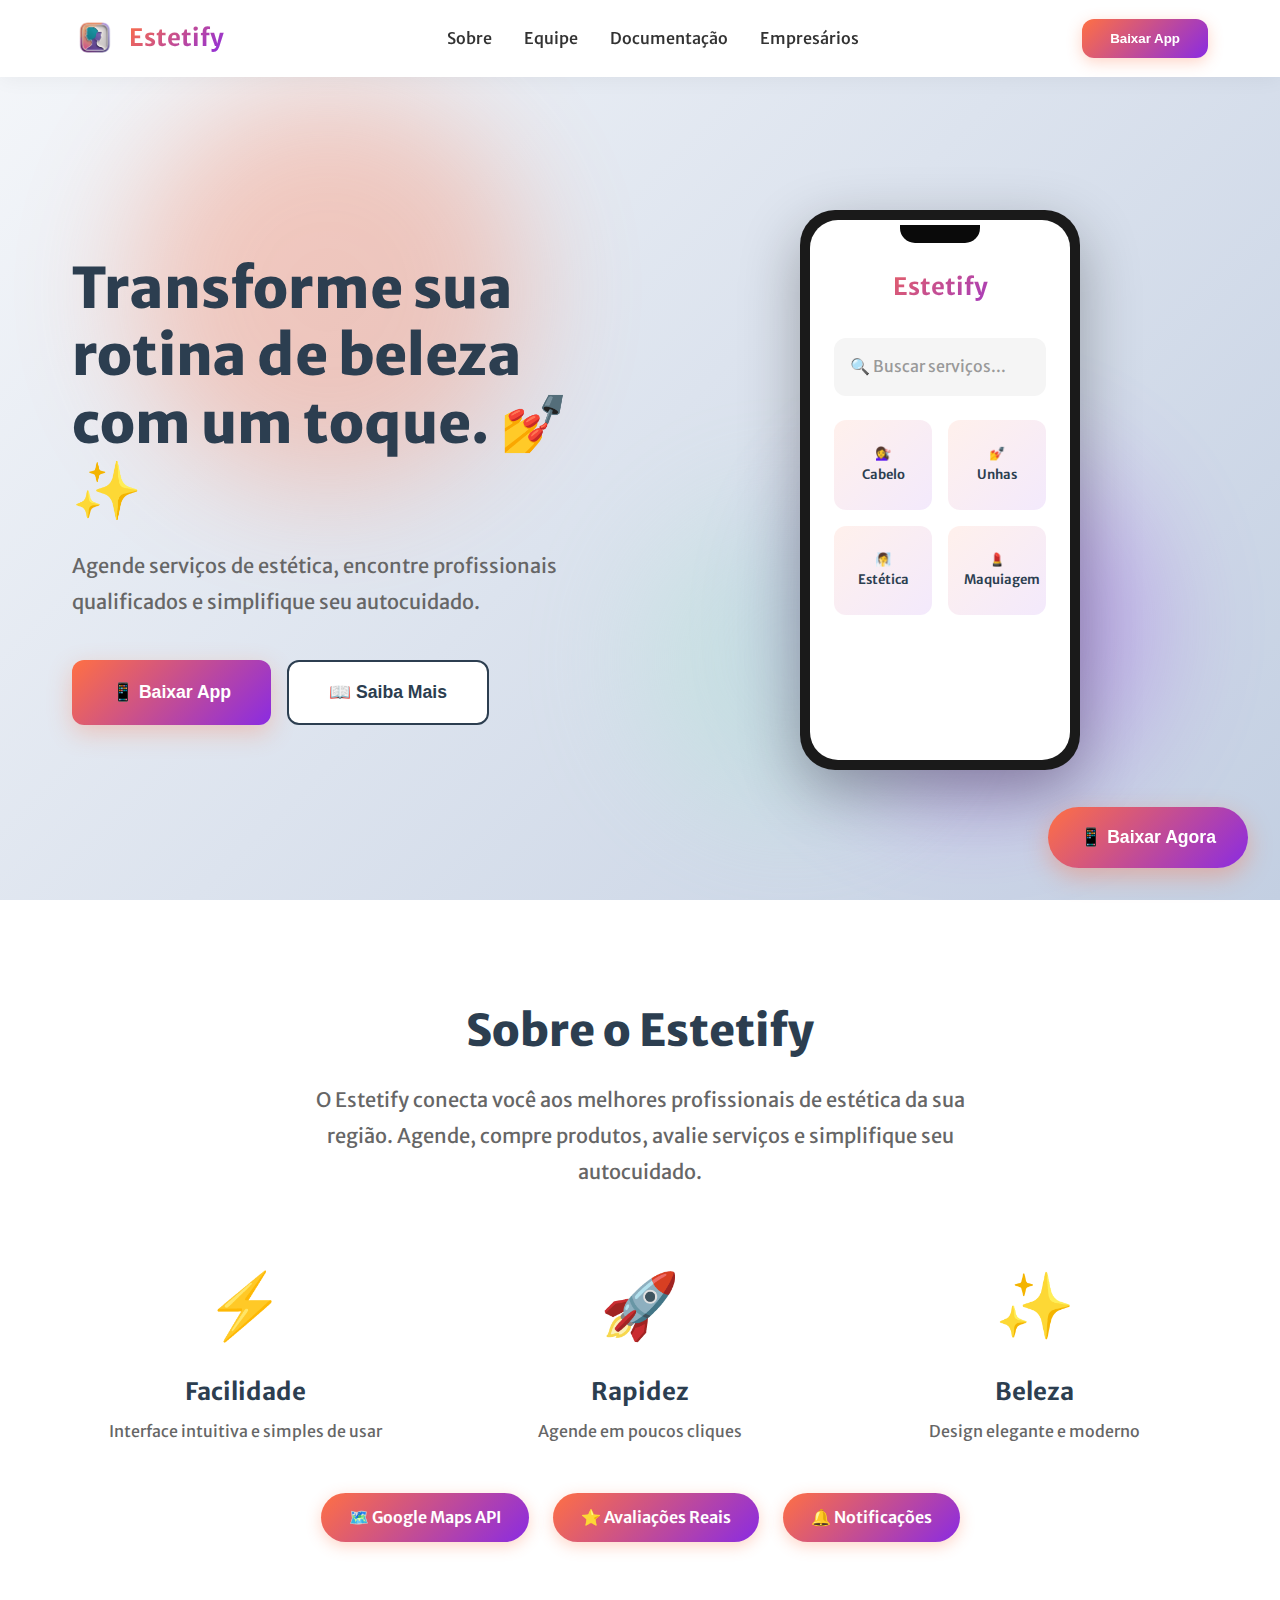
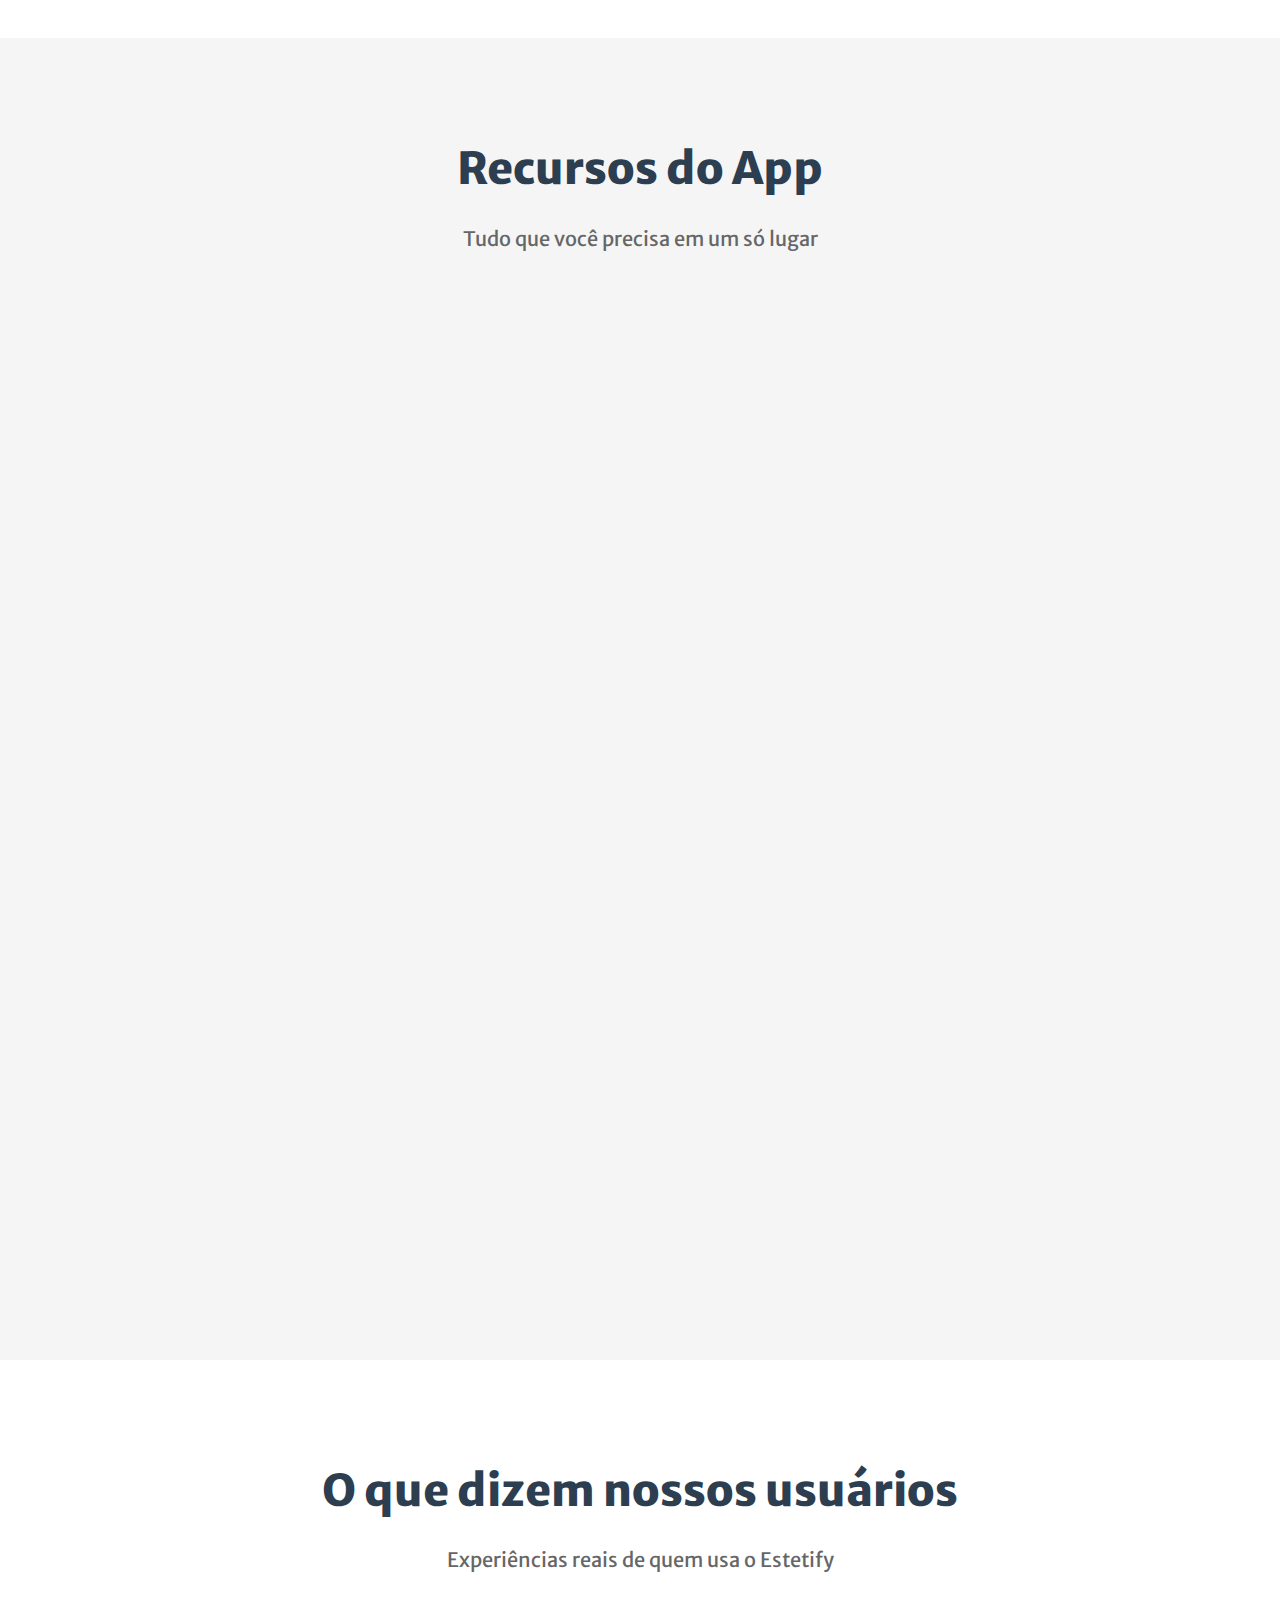
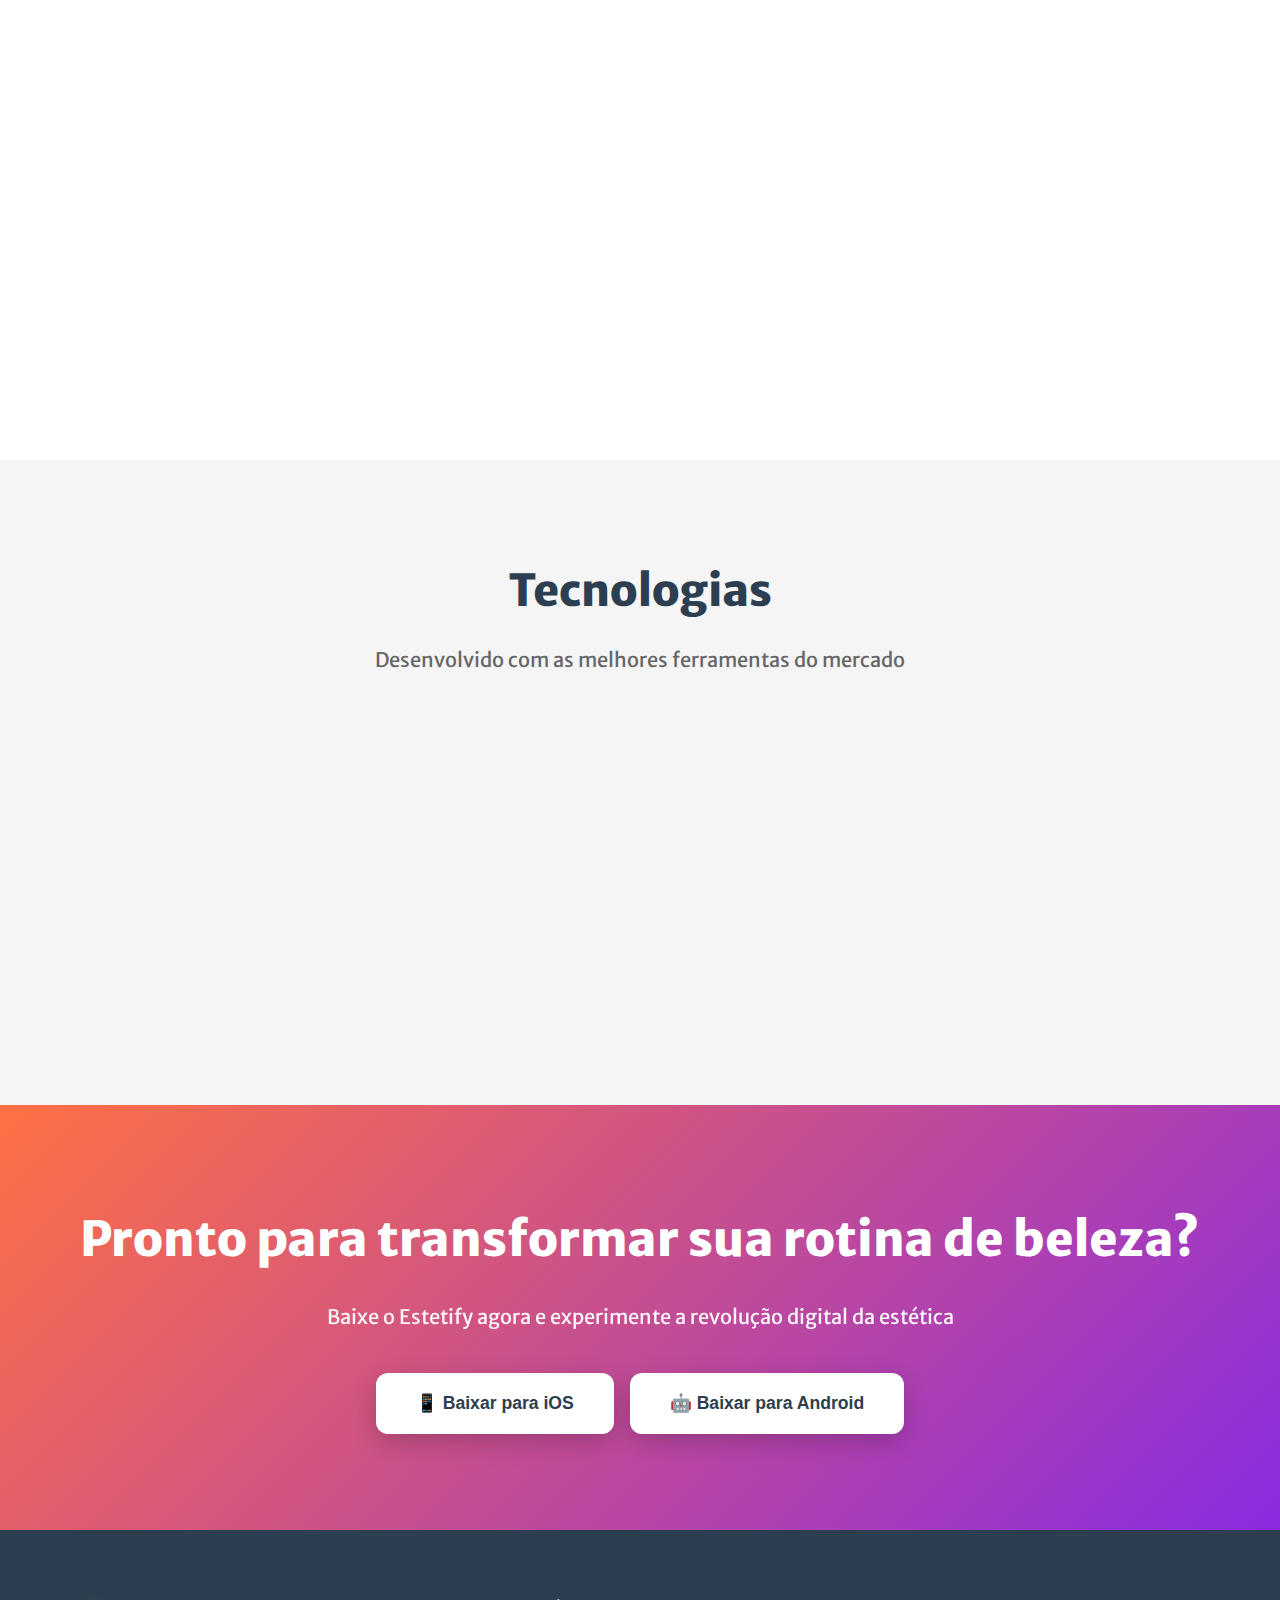
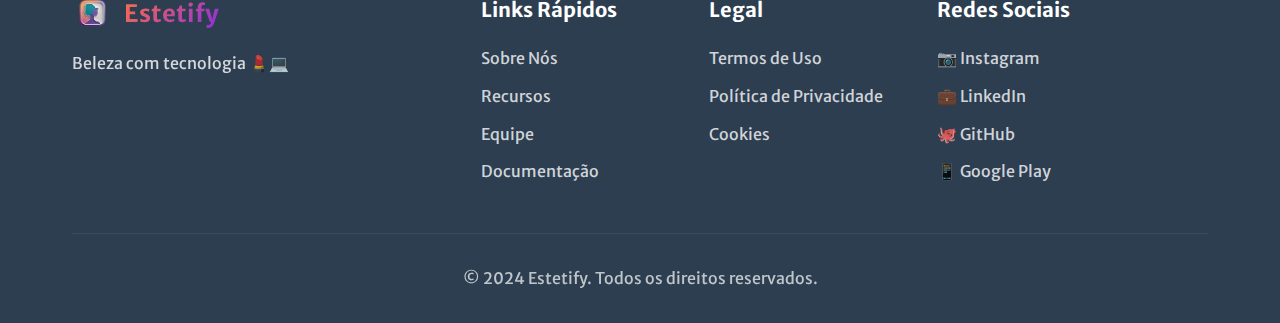
<file: project/index.html>
<!DOCTYPE html>
<html lang="pt-BR">
<head>
    <meta charset="UTF-8" />
    <meta name="viewport" content="width=device-width, initial-scale=1.0" />
    <title>Estetify - Beleza com Tecnologia</title>
    <link rel="preconnect" href="https://fonts.googleapis.com">
    <link rel="preconnect" href="https://fonts.gstatic.com" crossorigin>
    <link href="https://fonts.googleapis.com/css2?family=Merriweather+Sans:wght@300;400;500;600;700;800&display=swap" rel="stylesheet">
    <link rel="stylesheet" href="css/styles.css" />
    <link rel="icon" type="image/png" sizes="32x32" href="img/logo_estetify.png?v=2">

</head>
<body>
    <header class="header">
        <nav class="navbar">
            <div class="container">
                <div class="nav-content">
                    <div class="logo">
                        <img src="img/logo_estetify.png" alt="Estetify Logo" class="logo-img">
                        <span class="logo-text">Estetify</span>
                    </div>
                    <ul class="nav-menu">
                        <li><a href="index.html">Sobre</a></li>
                        <li><a href="equipe.html">Equipe</a></li>
                        <li><a href="documentacao.html">Documentação</a></li>
                        <li><a href="empresarios.html">Empresários</a></li>
                    </ul>
                    <button class="btn-download-nav">Baixar App</button>
                </div>
            </div>
        </nav>
    </header>

    <section class="hero">
        <div class="container">
            <div class="hero-content">
                <div class="hero-text">
                    <h1 class="hero-title">
                        Transforme sua rotina de beleza com um toque. 💅✨
                    </h1>
                    <p class="hero-subtitle">
                        Agende serviços de estética, encontre profissionais qualificados e simplifique seu autocuidado.
                    </p>
                    <div class="hero-buttons">
                        <button class="btn-primary">
                            <span>📱 Baixar App</span>
                        </button>
                        <button class="btn-secondary">
                            <span>📖 Saiba Mais</span>
                        </button>
                    </div>
                </div>
                <div class="hero-mockup">
                    <div class="phone-frame">
                        <div class="phone-screen">
                            <div class="mockup-content">
                                <div class="mockup-header">Estetify</div>
                                <div class="mockup-search">🔍 Buscar serviços...</div>
                                <div class="mockup-cards">
                                    <div class="mockup-card">💇‍♀️<br> Cabelo</div>
                                    <div class="mockup-card">💅<br> Unhas</div>
                                    <div class="mockup-card">🧖‍♀️<br> Estética</div>
                                    <div class="mockup-card">💄 <br>Maquiagem</div>
                                </div>
                            </div>
                        </div>
                    </div>
                </div>
            </div>
        </div>
        <div class="hero-decoration">
            <div class="blob blob-1"></div>
            <div class="blob blob-2"></div>
            <div class="blob blob-3"></div>
        </div>
    </section>

    <section id="sobre" class="about">
        <div class="container">
            <div class="section-header">
                <h2 class="section-title">Sobre o Estetify</h2>
                <p class="section-subtitle">
                    O Estetify conecta você aos melhores profissionais de estética da sua região.
                    Agende, compre produtos, avalie serviços e simplifique seu autocuidado.
                </p>
            </div>
            <div class="about-features">
                <div class="about-item">
                    <div class="about-icon">⚡</div>
                    <h3>Facilidade</h3>
                    <p>Interface intuitiva e simples de usar</p>
                </div>
                <div class="about-item">
                    <div class="about-icon">🚀</div>
                    <h3>Rapidez</h3>
                    <p>Agende em poucos cliques</p>
                </div>
                <div class="about-item">
                    <div class="about-icon">✨</div>
                    <h3>Beleza</h3>
                    <p>Design elegante e moderno</p>
                </div>
            </div>
            <div class="about-highlight">
                <div class="highlight-badge">🗺️ Google Maps API</div>
                <div class="highlight-badge">⭐ Avaliações Reais</div>
                <div class="highlight-badge">🔔 Notificações</div>
            </div>
        </div>
    </section>

    <section id="recursos" class="features">
        <div class="container">
            <div class="section-header">
                <h2 class="section-title">Recursos do App</h2>
                <p class="section-subtitle">Tudo que você precisa em um só lugar</p>
            </div>
            <div class="features-grid">
                <div class="feature-card card-orange">
                    <div class="feature-icon">💇‍♀️</div>
                    <h3 class="feature-title">Agende com facilidade</h3>
                    <p class="feature-desc">Escolha horários disponíveis em tempo real</p>
                </div>
                <div class="feature-card card-purple">
                    <div class="feature-icon">💅</div>
                    <h3 class="feature-title">Encontre profissionais próximos</h3>
                    <p class="feature-desc">Veja quem está perto de você com Google Maps</p>
                </div>
                <div class="feature-card card-blue">
                    <div class="feature-icon">💬</div>
                    <h3 class="feature-title">Avalie e comente</h3>
                    <p class="feature-desc">Compartilhe suas experiências</p>
                </div>
                <div class="feature-card card-green">
                    <div class="feature-icon">🛍️</div>
                    <h3 class="feature-title">Compre produtos</h3>
                    <p class="feature-desc">Produtos de estética direto do app</p>
                </div>
                <div class="feature-card card-orange">
                    <div class="feature-icon">🔔</div>
                    <h3 class="feature-title">Receba lembretes</h3>
                    <p class="feature-desc">Notificações automáticas dos agendamentos</p>
                </div>
                <div class="feature-card card-purple">
                    <div class="feature-icon">🗺️</div>
                    <h3 class="feature-title">Integrado ao Maps</h3>
                    <p class="feature-desc">Localização precisa e rotas otimizadas</p>
                </div>
            </div>
        </div>
    </section>

    <section class="testimonials">
        <div class="container">
            <div class="section-header">
                <h2 class="section-title">O que dizem nossos usuários</h2>
                <p class="section-subtitle">Experiências reais de quem usa o Estetify</p>
            </div>
            <div class="testimonials-grid">
                <div class="testimonial-card">
                    <div class="stars">⭐⭐⭐⭐⭐</div>
                    <p class="testimonial-text">"Simplesmente perfeito! Consigo agendar meus serviços rapidamente e os profissionais são incríveis."</p>
                    <div class="testimonial-author">
                        <div class="author-avatar">M</div>
                        <div>
                            <div class="author-name">Maria Silva</div>
                            <div class="author-role">Cliente</div>
                        </div>
                    </div>
                </div>
                <div class="testimonial-card">
                    <div class="stars">⭐⭐⭐⭐⭐</div>
                    <p class="testimonial-text">"Como profissional, o app me ajudou muito a organizar minha agenda e conquistar novos clientes."</p>
                    <div class="testimonial-author">
                        <div class="author-avatar">J</div>
                        <div>
                            <div class="author-name">João Santos</div>
                            <div class="author-role">Cabeleireiro</div>
                        </div>
                    </div>
                </div>
                <div class="testimonial-card">
                    <div class="stars">⭐⭐⭐⭐⭐</div>
                    <p class="testimonial-text">"A integração com o Maps é fantástica! Sempre encontro profissionais perto de casa."</p>
                    <div class="testimonial-author">
                        <div class="author-avatar">A</div>
                        <div>
                            <div class="author-name">Ana Costa</div>
                            <div class="author-role">Cliente</div>
                        </div>
                    </div>
                </div>
            </div>
        </div>
    </section>

    <section id="tecnologias" class="technologies">
        <div class="container">
            <div class="section-header">
                <h2 class="section-title">Tecnologias</h2>
                <p class="section-subtitle">Desenvolvido com as melhores ferramentas do mercado</p>
            </div>
            <div class="tech-grid">
                <div class="tech-card">
                    <div class="tech-icon">📱</div>
                    <h3>Flutter</h3>
                </div>
                <div class="tech-card">
                    <div class="tech-icon">☕</div>
                    <h3>Spring Boot</h3>
                </div>
                <div class="tech-card">
                    <div class="tech-icon">🗄️</div>
                    <h3>Oracle SQL</h3>
                </div>
                <div class="tech-card">
                    <div class="tech-icon">🔥</div>
                    <h3>Firebase</h3>
                </div>
                <div class="tech-card">
                    <div class="tech-icon">🗺️</div>
                    <h3>Google Maps API</h3>
                </div>
            </div>
        </div>
    </section>

    <section class="cta-section">
        <div class="container">
            <div class="cta-content">
                <h2 class="cta-title">Pronto para transformar sua rotina de beleza?</h2>
                <p class="cta-text">Baixe o Estetify agora e experimente a revolução digital da estética</p>
                <div class="cta-buttons">
                    <button class="btn-cta-primary">📱 Baixar para iOS</button>
                    <button class="btn-cta-primary">🤖 Baixar para Android</button>
                </div>
            </div>
        </div>
    </section>

    <footer class="footer">
        <div class="container">
            <div class="footer-content">
                <div class="footer-section">
                    <div class="footer-logo">
                        <img src="img/logo_estetify.png" alt="Estetify" class="footer-logo-img">
                        <span class="footer-logo-text">Estetify</span>
                    </div>
                    <p class="footer-tagline">Beleza com tecnologia 💄💻</p>
                </div>
                <div class="footer-section">
                    <h4 class="footer-title">Links Rápidos</h4>
                    <ul class="footer-links">
                        <li><a href="#sobre">Sobre Nós</a></li>
                        <li><a href="#recursos">Recursos</a></li>
                        <li><a href="equipe.html">Equipe</a></li>
                        <li><a href="documentacao.html">Documentação</a></li>
                    </ul>
                </div>
                <div class="footer-section">
                    <h4 class="footer-title">Legal</h4>
                    <ul class="footer-links">
                        <li><a href="#termos">Termos de Uso</a></li>
                        <li><a href="#privacidade">Política de Privacidade</a></li>
                        <li><a href="#cookies">Cookies</a></li>
                    </ul>
                </div>
                <div class="footer-section">
                    <h4 class="footer-title">Redes Sociais</h4>
                    <div class="social-links">
                        <a href="#" class="social-link">📷 Instagram</a>
                        <a href="#" class="social-link">💼 LinkedIn</a>
                        <a href="#" class="social-link">🐙 GitHub</a>
                        <a href="#" class="social-link">📱 Google Play</a>
                    </div>
                </div>
            </div>
            <div class="footer-bottom">
                <p>© 2024 Estetify. Todos os direitos reservados.</p>
            </div>
        </div>
    </footer>

    <button class="floating-btn" id="floatingBtn">
        <span>📱 Baixar Agora</span>
    </button>

    <script src="js/script.js"></script>
</body>
</html>
</file>
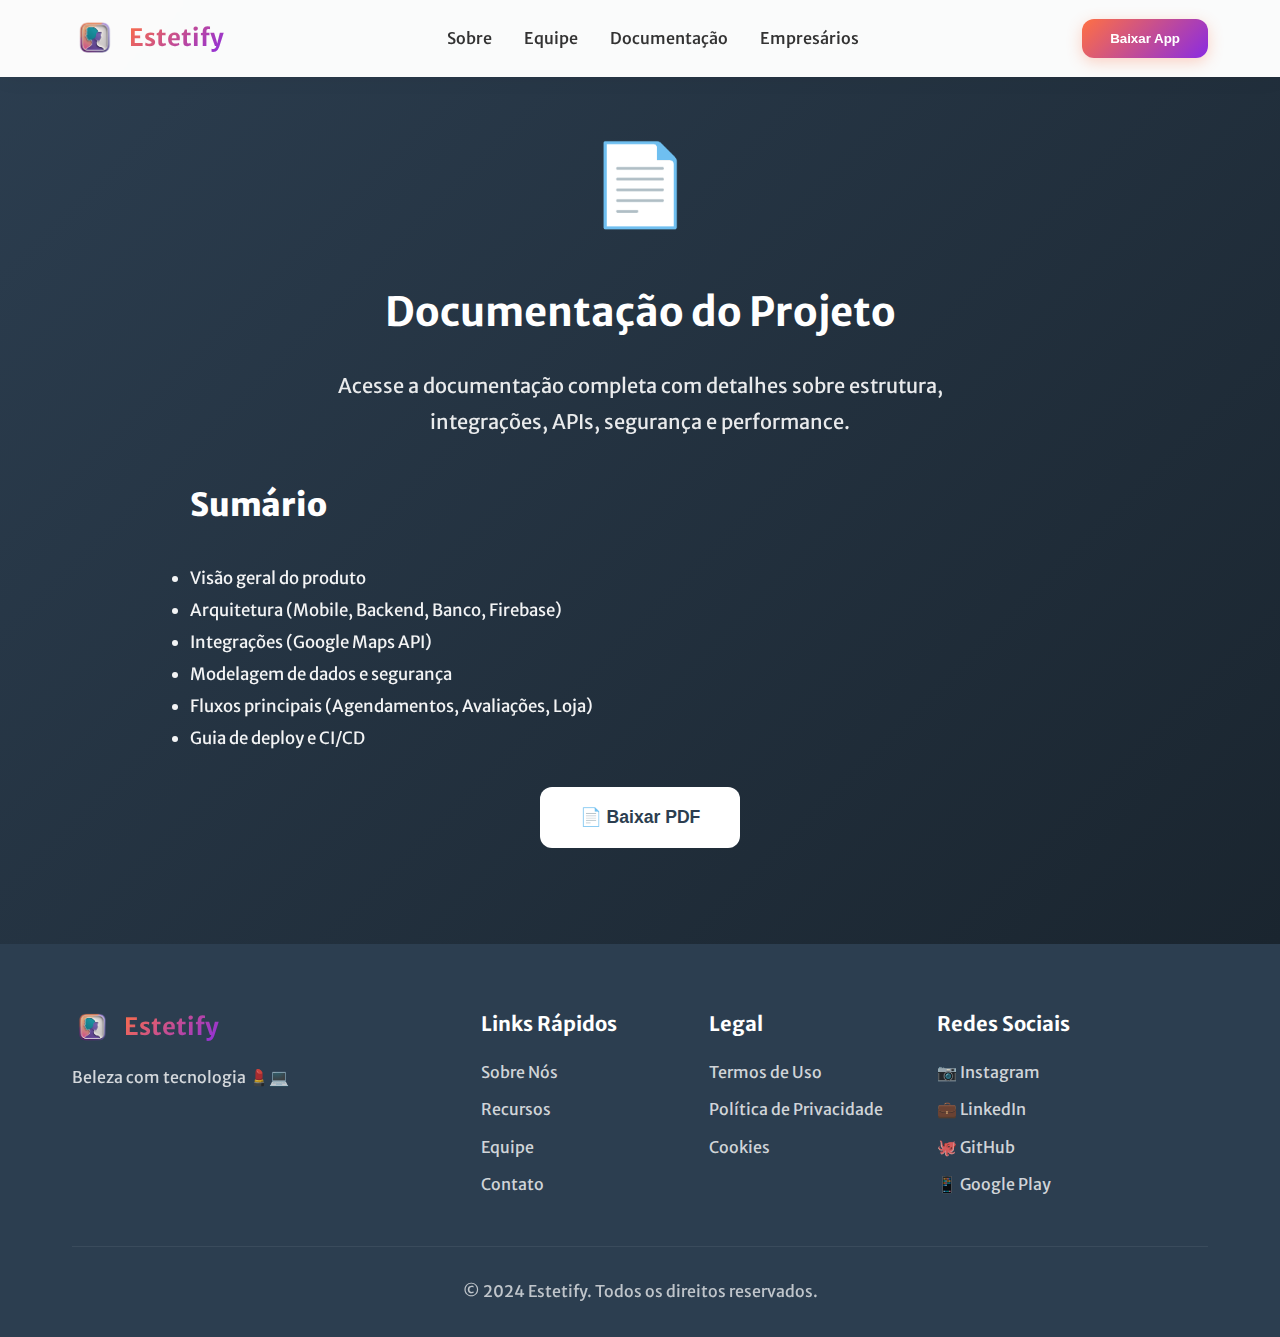
<file: project/documentacao.html>
<!DOCTYPE html>
<html lang="pt-BR">
<head>
    <meta charset="UTF-8" />
    <meta name="viewport" content="width=device-width, initial-scale=1.0" />
    <title>Documentação - Estetify</title>
    <link rel="preconnect" href="https://fonts.googleapis.com">
    <link rel="preconnect" href="https://fonts.gstatic.com" crossorigin>
    <link href="https://fonts.googleapis.com/css2?family=Merriweather+Sans:wght@300;400;500;600;700;800&display=swap" rel="stylesheet">
   <link rel="stylesheet" href="css/styles.css" />
</head>
<body>
    <header class="header">
        <nav class="navbar">
            <div class="container">
                <div class="nav-content">
                    <div class="logo">
                        <img src="images/logo_estetify.png" alt="Estetify Logo" class="logo-img">
                        <span class="logo-text">Estetify</span>
                    </div>
                    <ul class="nav-menu">
                        <li><a href="index.html">Sobre</a></li>
                        <li><a href="equipe.html">Equipe</a></li>
                        <li><a href="documentacao.html">Documentação</a></li>
                        <li><a href="empresarios.html">Empresários</a></li>
                    </ul>
                    <button class="btn-download-nav">Baixar App</button>
                </div>
            </div>
        </nav>
    </header>

    <main class="documentation" style="padding-top:120px;">
        <div class="container">
            <div class="doc-content">
                <div class="doc-icon">📄</div>
                <h2 class="doc-title">Documentação do Projeto</h2>
                <p class="doc-text">Acesse a documentação completa com detalhes sobre estrutura, integrações, APIs, segurança e performance.</p>
                <div style="max-width:900px;margin:0 auto;text-align:left;">
                    <div class="section-header" style="text-align:left;margin-bottom:2rem;">
                        <h2 class="section-title" style="color:#fff; font-size:2rem;">Sumário</h2>
                    </div>
                    <ul style="line-height:1.9; font-size:1.05rem; opacity:.95;">
                        <li>Visão geral do produto</li>
                        <li>Arquitetura (Mobile, Backend, Banco, Firebase)</li>
                        <li>Integrações (Google Maps API)</li>
                        <li>Modelagem de dados e segurança</li>
                        <li>Fluxos principais (Agendamentos, Avaliações, Loja)</li>
                        <li>Guia de deploy e CI/CD</li>
                    </ul>
                </div>
                <button class="btn-doc" style="margin-top:2rem;">📄 Baixar PDF</button>
            </div>
        </div>
    </main>

    <footer class="footer">
        <div class="container">
            <div class="footer-content">
                <div class="footer-section">
                    <div class="footer-logo">
                        <img src="images/logo_estetify.png" alt="Estetify" class="footer-logo-img">
                        <span class="footer-logo-text">Estetify</span>
                    </div>
                    <p class="footer-tagline">Beleza com tecnologia 💄💻</p>
                </div>
                <div class="footer-section">
                    <h4 class="footer-title">Links Rápidos</h4>
                    <ul class="footer-links">
                        <li><a href="index.html#sobre">Sobre Nós</a></li>
                        <li><a href="index.html#recursos">Recursos</a></li>
                        <li><a href="equipe.html">Equipe</a></li>
                        <li><a href="index.html#contato">Contato</a></li>
                    </ul>
                </div>
                <div class="footer-section">
                    <h4 class="footer-title">Legal</h4>
                    <ul class="footer-links">
                        <li><a href="#termos">Termos de Uso</a></li>
                        <li><a href="#privacidade">Política de Privacidade</a></li>
                        <li><a href="#cookies">Cookies</a></li>
                    </ul>
                </div>
                <div class="footer-section">
                    <h4 class="footer-title">Redes Sociais</h4>
                    <div class="social-links">
                        <a href="#" class="social-link">📷 Instagram</a>
                        <a href="#" class="social-link">💼 LinkedIn</a>
                        <a href="#" class="social-link">🐙 GitHub</a>
                        <a href="#" class="social-link">📱 Google Play</a>
                    </div>
                </div>
            </div>
            <div class="footer-bottom">
                <p>© 2024 Estetify. Todos os direitos reservados.</p>
            </div>
        </div>
    </footer>

    <script src="js/script.js"></script>
</body>
</html>
</file>
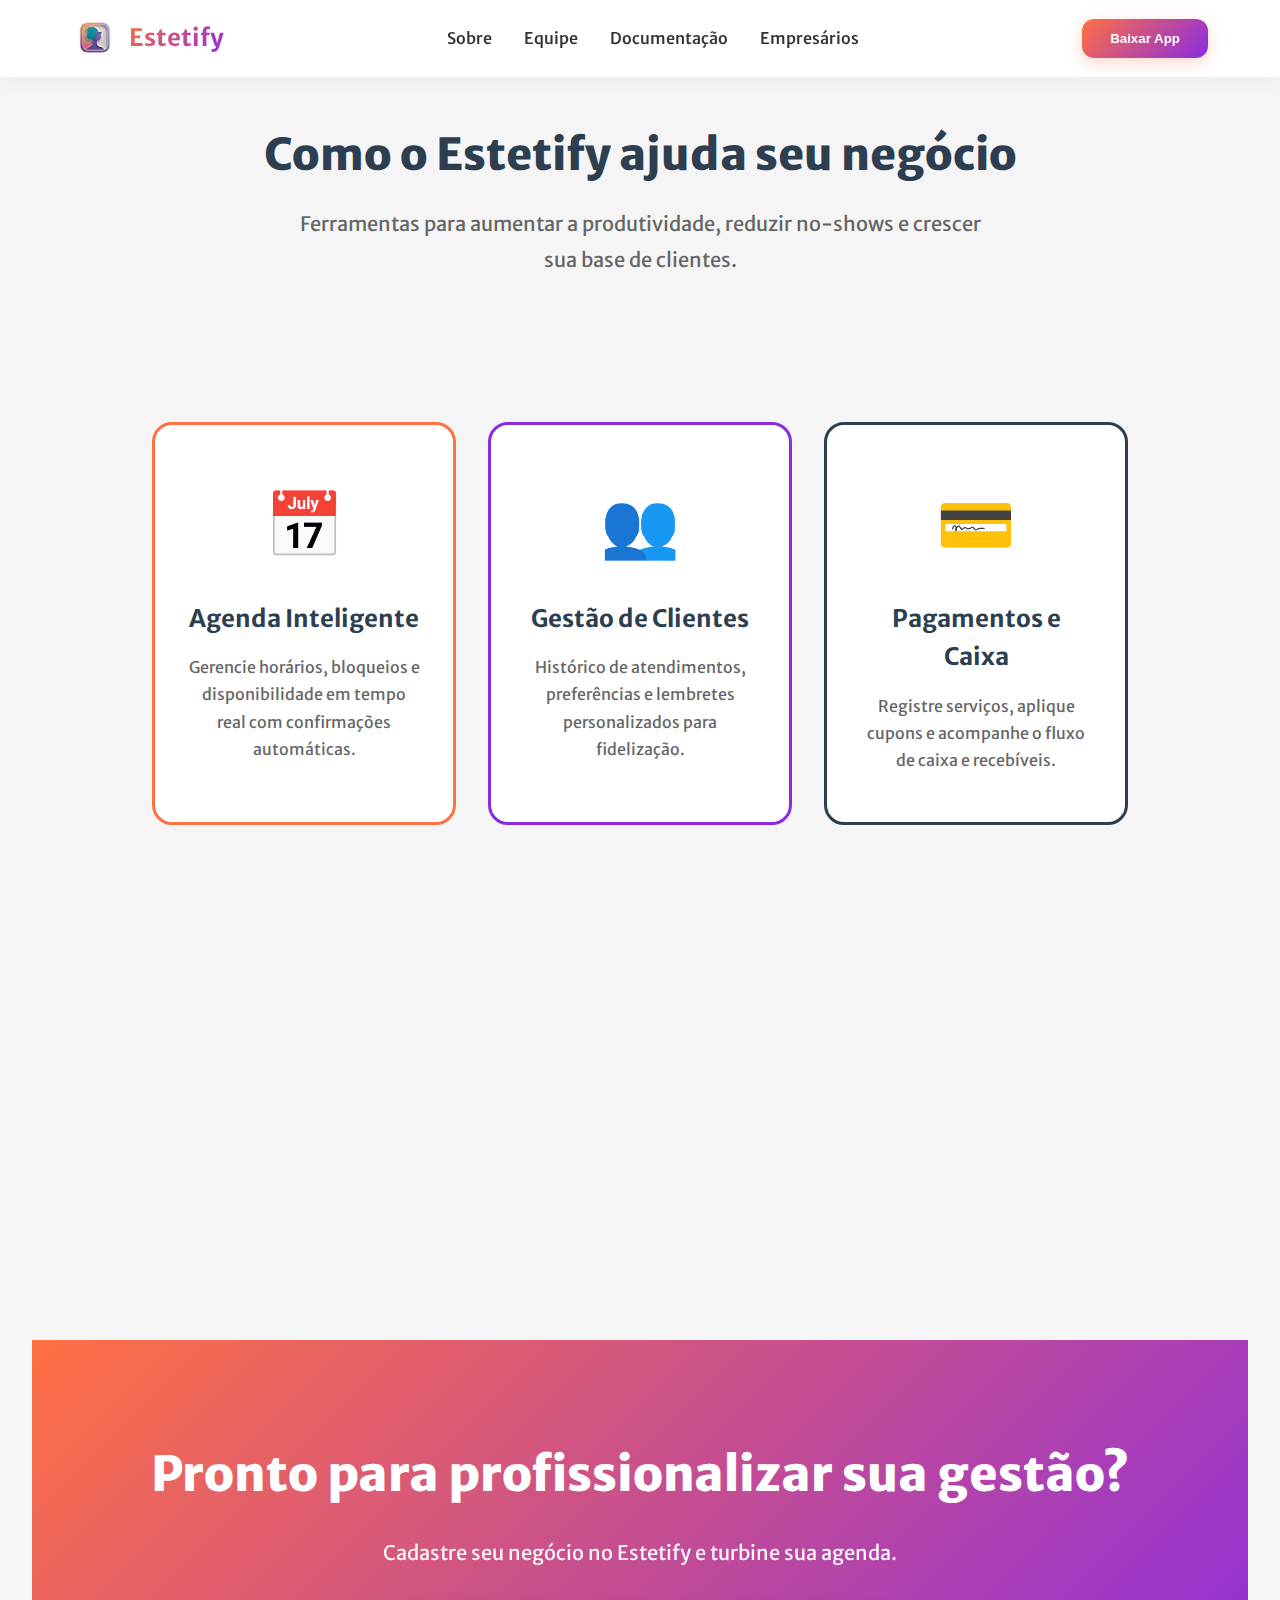
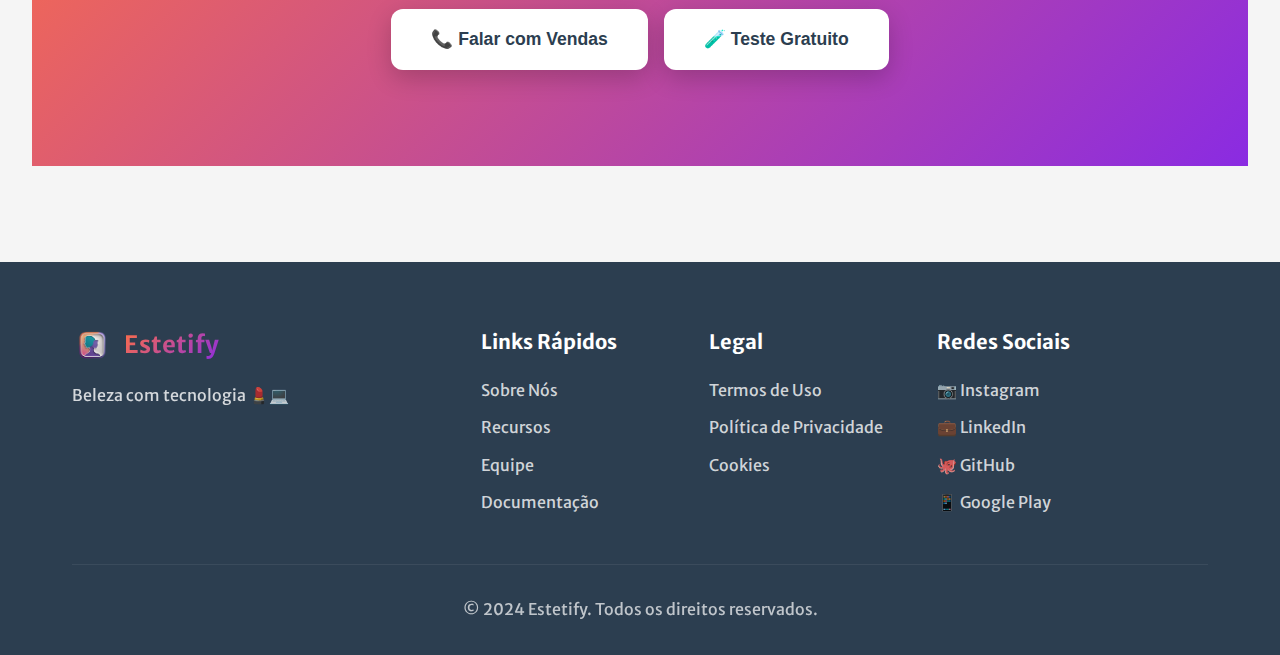
<file: project/empresarios.html>
<!DOCTYPE html>
<html lang="pt-BR">
<head>
    <meta charset="UTF-8" />
    <meta name="viewport" content="width=device-width, initial-scale=1.0" />
    <title>Para Empresários - Estetify</title>
    <link rel="preconnect" href="https://fonts.googleapis.com">
    <link rel="preconnect" href="https://fonts.gstatic.com" crossorigin>
    <link href="https://fonts.googleapis.com/css2?family=Merriweather+Sans:wght@300;400;500;600;700;800&display=swap" rel="stylesheet">
     <link rel="stylesheet" href="css/styles.css" />
</head>
<body>
    <header class="header">
        <nav class="navbar">
            <div class="container">
                <div class="nav-content">
                    <div class="logo">
                        <img src="images/logo_estetify.png" alt="Estetify Logo" class="logo-img">
                        <span class="logo-text">Estetify</span>
                    </div>
                    <ul class="nav-menu">
                        <li><a href="index.html">Sobre</a></li>
                        <li><a href="equipe.html">Equipe</a></li>
                        <li><a href="documentacao.html">Documentação</a></li>
                        <li><a href="empresarios.html">Empresários</a></li>
                    </ul>
                    <button class="btn-download-nav">Baixar App</button>
                </div>
            </div>
        </nav>
    </header>

    <main class="features" style="padding-top:120px;">
        <div class="container">
            <div class="section-header">
                <h2 class="section-title">Como o Estetify ajuda seu negócio</h2>
                <p class="section-subtitle">Ferramentas para aumentar a produtividade, reduzir no-shows e crescer sua base de clientes.</p>
            </div>

            <div class="features-grid">
                <div class="feature-card card-orange">
                    <div class="feature-icon">📅</div>
                    <h3 class="feature-title">Agenda Inteligente</h3>
                    <p class="feature-desc">Gerencie horários, bloqueios e disponibilidade em tempo real com confirmações automáticas.</p>
                </div>
                <div class="feature-card card-purple">
                    <div class="feature-icon">👥</div>
                    <h3 class="feature-title">Gestão de Clientes</h3>
                    <p class="feature-desc">Histórico de atendimentos, preferências e lembretes personalizados para fidelização.</p>
                </div>
                <div class="feature-card card-blue">
                    <div class="feature-icon">💳</div>
                    <h3 class="feature-title">Pagamentos e Caixa</h3>
                    <p class="feature-desc">Registre serviços, aplique cupons e acompanhe o fluxo de caixa e recebíveis.</p>
                </div>
                <div class="feature-card card-green">
                    <div class="feature-icon">📈</div>
                    <h3 class="feature-title">Relatórios</h3>
                    <p class="feature-desc">Veja indicadores de desempenho, ticket médio e ocupação da agenda.</p>
                </div>
                <div class="feature-card card-orange">
                    <div class="feature-icon">🔔</div>
                    <h3 class="feature-title">Lembretes Automáticos</h3>
                    <p class="feature-desc">Reduza faltas com notificações via push e e-mail para seus clientes.</p>
                </div>
                <div class="feature-card card-purple">
                    <div class="feature-icon">🛍️</div>
                    <h3 class="feature-title">Marketplace</h3>
                    <p class="feature-desc">Divulgue seus serviços e produtos no app e alcance novos clientes na sua região.</p>
                </div>
            </div>

        </div>
        <section class="cta-section">
            <div class="container">
                <div class="cta-content">
                    <h2 class="cta-title">Pronto para profissionalizar sua gestão?</h2>
                    <p class="cta-text">Cadastre seu negócio no Estetify e turbine sua agenda.</p>
                    <div class="cta-buttons">
                        <button class="btn-cta-primary">📞 Falar com Vendas</button>
                        <button class="btn-cta-primary">🧪 Teste Gratuito</button>
                    </div>
                </div>
            </div>
        </section>
    </main>

    <footer class="footer">
        <div class="container">
            <div class="footer-content">
                <div class="footer-section">
                    <div class="footer-logo">
                        <img src="images/logo_estetify.png" alt="Estetify" class="footer-logo-img">
                        <span class="footer-logo-text">Estetify</span>
                    </div>
                    <p class="footer-tagline">Beleza com tecnologia 💄💻</p>
                </div>
                <div class="footer-section">
                    <h4 class="footer-title">Links Rápidos</h4>
                    <ul class="footer-links">
                        <li><a href="index.html#sobre">Sobre Nós</a></li>
                        <li><a href="index.html#recursos">Recursos</a></li>
                        <li><a href="equipe.html">Equipe</a></li>
                        <li><a href="documentacao.html">Documentação</a></li>
                    </ul>
                </div>
                <div class="footer-section">
                    <h4 class="footer-title">Legal</h4>
                    <ul class="footer-links">
                        <li><a href="#termos">Termos de Uso</a></li>
                        <li><a href="#privacidade">Política de Privacidade</a></li>
                        <li><a href="#cookies">Cookies</a></li>
                    </ul>
                </div>
                <div class="footer-section">
                    <h4 class="footer-title">Redes Sociais</h4>
                    <div class="social-links">
                        <a href="#" class="social-link">📷 Instagram</a>
                        <a href="#" class="social-link">💼 LinkedIn</a>
                        <a href="#" class="social-link">🐙 GitHub</a>
                        <a href="#" class="social-link">📱 Google Play</a>
                    </div>
                </div>
            </div>
            <div class="footer-bottom">
                <p>© 2024 Estetify. Todos os direitos reservados.</p>
            </div>
        </div>
    </footer>

    <script src="js/script.js"></script>
</body>
</html>
</file>
<file: project/css/styles.css>
* {
  margin: 0;
  padding: 0;
  box-sizing: border-box;
}

/* Título destacado da página de equipe */
.team-intro-title {
  text-align: center;
  font-size: 2.25rem;
  font-weight: 800;
  background: linear-gradient(135deg, var(--color-secondary), var(--color-accent));
  -webkit-background-clip: text;
  -webkit-text-fill-color: transparent;
  background-clip: text;
  margin-bottom: 1.25rem;
  letter-spacing: 0.2px;
  position: relative;
}

.team-intro-title::after {
  content: '';
  display: block;
  width: 96px;
  height: 4px;
  margin: 0.5rem auto 0;
  border-radius: 4px;
  background: linear-gradient(90deg, var(--color-secondary), var(--color-accent));
  box-shadow: 0 4px 12px rgba(255, 112, 67, 0.35);
}

:root {
  --color-bg: #F5F5F5;
  --color-primary: #2c3e50;
  --color-secondary: #ff7043;
  --color-accent: #8a2be2;
  --color-success: #a8e7cf;
  --color-white: #ffffff;
  --color-text: #333;
  --color-text-light: #666;
}

html {
  scroll-behavior: smooth;
}

body {
  font-family: 'Merriweather Sans', -apple-system, BlinkMacSystemFont, 'Segoe UI', sans-serif;
  background-color: var(--color-bg);
  color: var(--color-text);
  line-height: 1.6;
  overflow-x: hidden;
}

.container {
  max-width: 1200px;
  margin: 0 auto;
  padding: 0 2rem;
}

.header {
  position: fixed;
  top: 0;
  left: 0;
  right: 0;
  background: rgba(255, 255, 255, 0.98);
  backdrop-filter: blur(10px);
  box-shadow: 0 2px 20px rgba(0, 0, 0, 0.05);
  z-index: 1000;
}

.navbar {
  padding: 1rem 0;
}

.nav-content {
  display: flex;
  justify-content: space-between;
  align-items: center;
}

.logo {
  display: flex;
  align-items: center;
  gap: 0.75rem;
}

.logo-img {
  width: 45px;
  height: 45px;
  border-radius: 12px;
}

.logo-text {
  font-size: 1.5rem;
  font-weight: 700;
  background: linear-gradient(135deg, var(--color-secondary), var(--color-accent));
  -webkit-background-clip: text;
  -webkit-text-fill-color: transparent;
  background-clip: text;
}

.nav-menu {
  display: flex;
  list-style: none;
  gap: 2rem;
}

.nav-menu a {
  color: var(--color-text);
  text-decoration: none;
  font-weight: 500;
  transition: color 0.3s ease;
  position: relative;
}

.nav-menu a::after {
  content: '';
  position: absolute;
  bottom: -5px;
  left: 0;
  width: 0;
  height: 2px;
  background: linear-gradient(90deg, var(--color-secondary), var(--color-accent));
  transition: width 0.3s ease;
}

.nav-menu a:hover {
  color: var(--color-secondary);
}

.nav-menu a:hover::after {
  width: 100%;
}

.btn-download-nav {
  background: linear-gradient(135deg, var(--color-secondary), var(--color-accent));
  color: white;
  padding: 0.75rem 1.75rem;
  border: none;
  border-radius: 12px;
  font-weight: 600;
  cursor: pointer;
  transition: all 0.3s ease;
  box-shadow: 0 4px 15px rgba(255, 112, 67, 0.3);
}

.btn-download-nav:hover {
  transform: translateY(-2px);
  box-shadow: 0 6px 25px rgba(255, 112, 67, 0.4);
}

.hero {
  min-height: 100vh;
  display: flex;
  align-items: center;
  background: linear-gradient(135deg, #f5f7fa 0%, #c3cfe2 100%);
  position: relative;
  padding-top: 80px;
  overflow: hidden;
}

.hero-decoration {
  position: absolute;
  top: 0;
  left: 0;
  right: 0;
  bottom: 0;
  pointer-events: none;
  overflow: hidden;
}

.blob {
  position: absolute;
  border-radius: 50%;
  filter: blur(60px);
  opacity: 0.3;
  animation: float 20s ease-in-out infinite;
}

.blob-1 {
  width: 400px;
  height: 400px;
  background: var(--color-secondary);
  top: 10%;
  left: 10%;
  animation-delay: 0s;
}

.blob-2 {
  width: 350px;
  height: 350px;
  background: var(--color-accent);
  top: 50%;
  right: 10%;
  animation-delay: 7s;
}

.blob-3 {
  width: 300px;
  height: 300px;
  background: var(--color-success);
  bottom: 10%;
  left: 50%;
  animation-delay: 14s;
}

@keyframes float {
  0%, 100% {
    transform: translate(0, 0) scale(1);
  }
  33% {
    transform: translate(30px, -50px) scale(1.1);
  }
  66% {
    transform: translate(-20px, 30px) scale(0.9);
  }
}

.hero-content {
  display: grid;
  grid-template-columns: 1fr 1fr;
  gap: 4rem;
  align-items: center;
  position: relative;
  z-index: 1;
}

.hero-text {
  animation: fadeInUp 1s ease;
}

@keyframes fadeInUp {
  from {
    opacity: 0;
    transform: translateY(30px);
  }
  to {
    opacity: 1;
    transform: translateY(0);
  }
}

.hero-title {
  font-size: 3.5rem;
  font-weight: 800;
  line-height: 1.2;
  color: var(--color-primary);
  margin-bottom: 1.5rem;
}

.hero-subtitle {
  font-size: 1.25rem;
  color: var(--color-text-light);
  margin-bottom: 2.5rem;
  line-height: 1.8;
}

.hero-buttons {
  display: flex;
  gap: 1rem;
}

.btn-primary {
  background: linear-gradient(135deg, var(--color-secondary), var(--color-accent));
  color: white;
  padding: 1.25rem 2.5rem;
  border: none;
  border-radius: 12px;
  font-size: 1.1rem;
  font-weight: 600;
  cursor: pointer;
  transition: all 0.3s ease;
  box-shadow: 0 8px 25px rgba(255, 112, 67, 0.3);
}

.btn-primary:hover {
  transform: translateY(-3px);
  box-shadow: 0 12px 35px rgba(255, 112, 67, 0.5);
}

.btn-secondary {
  background: white;
  color: var(--color-primary);
  padding: 1.25rem 2.5rem;
  border: 2px solid var(--color-primary);
  border-radius: 12px;
  font-size: 1.1rem;
  font-weight: 600;
  cursor: pointer;
  transition: all 0.3s ease;
}

.btn-secondary:hover {
  background: var(--color-primary);
  color: white;
  transform: translateY(-3px);
}

.hero-mockup {
  display: flex;
  justify-content: center;
  animation: fadeInRight 1s ease;
}

@keyframes fadeInRight {
  from {
    opacity: 0;
    transform: translateX(30px);
  }
  to {
    opacity: 1;
    transform: translateX(0);
  }
}

.phone-frame {
  width: 280px;
  height: 560px;
  background: #1a1a1a;
  border-radius: 35px;
  padding: 10px;
  box-shadow: 0 20px 60px rgba(0, 0, 0, 0.3);
  position: relative;
  animation: floatPhone 3s ease-in-out infinite;
}

@keyframes floatPhone {
  0%, 100% {
    transform: translateY(0);
  }
  50% {
    transform: translateY(-20px);
  }
}

.phone-frame::before {
  content: '';
  position: absolute;
  top: 15px;
  left: 50%;
  transform: translateX(-50%);
  width: 80px;
  height: 18px;
  background: #0a0a0a;
  border-radius: 0 0 15px 15px;
  z-index: 10;
}

.phone-screen {
  width: 100%;
  height: 100%;
  background: white;
  border-radius: 28px;
  overflow: hidden;
}

.mockup-content {
  padding: 3rem 1.5rem 2rem;
}

.mockup-header {
  text-align: center;
  font-size: 1.5rem;
  font-weight: 700;
  background: linear-gradient(135deg, var(--color-secondary), var(--color-accent));
  -webkit-background-clip: text;
  -webkit-text-fill-color: transparent;
  margin-bottom: 2rem;
}

.mockup-search {
  background: #f5f5f5;
  padding: 1rem;
  border-radius: 12px;
  color: #999;
  margin-bottom: 1.5rem;
}

.mockup-cards {
  display: grid;
  grid-template-columns: repeat(2, minmax(0, 1fr));
  gap: 1rem;
  font-size: 13px;
}

.mockup-card {
  background: linear-gradient(135deg, rgba(255, 112, 67, 0.1), rgba(138, 43, 226, 0.1));
  padding: 1.5rem 1rem;
  border-radius: 12px;
  text-align: center;
  font-weight: 600;
  color: var(--color-primary);
}

.section-header {
  text-align: center;
  margin-bottom: 4rem;
}

.section-title {
  font-size: 2.75rem;
  font-weight: 800;
  color: var(--color-primary);
  margin-bottom: 1rem;
}

.section-subtitle {
  font-size: 1.25rem;
  color: var(--color-text-light);
  max-width: 700px;
  margin: 0 auto;
  line-height: 1.8;
}

.about {
  padding: 6rem 2rem;
  background: white;
}

.about-features {
  display: grid;
  grid-template-columns: repeat(3, 1fr);
  gap: 3rem;
  margin-bottom: 3rem;
}

.about-item {
  text-align: center;
}

.about-icon {
  font-size: 4rem;
  margin-bottom: 1rem;
}

.about-item h3 {
  font-size: 1.5rem;
  font-weight: 700;
  color: var(--color-primary);
  margin-bottom: 0.5rem;
}

.about-item p {
  color: var(--color-text-light);
}

.about-highlight {
  display: flex;
  justify-content: center;
  gap: 1.5rem;
  flex-wrap: wrap;
}

.highlight-badge {
  background: linear-gradient(135deg, var(--color-secondary), var(--color-accent));
  color: white;
  padding: 0.75rem 1.75rem;
  border-radius: 25px;
  font-weight: 600;
  box-shadow: 0 4px 15px rgba(255, 112, 67, 0.3);
}

.features {
  padding: 6rem 2rem;
  background: var(--color-bg);
}

.features-grid {
  display: grid;
  grid-template-columns: repeat(3, 1fr);
  gap: 2rem;
  padding: 5rem;
}

.feature-card {
  background: white;
  padding: 3rem 2rem;
  border-radius: 20px;
  text-align: center;
  transition: all 0.3s ease;
  border: 3px solid transparent;
}

.feature-card:hover {
  transform: translateY(-10px);
  box-shadow: 0 15px 40px rgba(0, 0, 0, 0.1);
}

.card-orange {
  border-color: var(--color-secondary);
}

.card-orange:hover {
  box-shadow: 0 15px 40px rgba(255, 112, 67, 0.3);
}

.card-purple {
  border-color: var(--color-accent);
}

.card-purple:hover {
  box-shadow: 0 15px 40px rgba(138, 43, 226, 0.3);
}

.card-blue {
  border-color: var(--color-primary);
}

.card-blue:hover {
  box-shadow: 0 15px 40px rgba(44, 62, 80, 0.3);
}

.card-green {
  border-color: var(--color-success);
}

.card-green:hover {
  box-shadow: 0 15px 40px rgba(168, 231, 207, 0.3);
}

.feature-icon {
  font-size: 4rem;
  margin-bottom: 1.5rem;
}

.feature-title {
  font-size: 1.5rem;
  font-weight: 700;
  color: var(--color-primary);
  margin-bottom: 1rem;
}

.feature-desc {
  color: var(--color-text-light);
  line-height: 1.7;
}

.testimonials {
  padding: 6rem 2rem;
  background: white;
}

.testimonials-grid {
  display: grid;
  grid-template-columns: repeat(3, 1fr);
  gap: 2rem;
}

.testimonial-card {
  background: var(--color-bg);
  padding: 2.5rem;
  border-radius: 20px;
  transition: all 0.3s ease;
}

.testimonial-card:hover {
  transform: translateY(-5px);
  box-shadow: 0 10px 30px rgba(0, 0, 0, 0.1);
}

.stars {
  font-size: 1.25rem;
  margin-bottom: 1rem;
}

.testimonial-text {
  font-size: 1.1rem;
  line-height: 1.7;
  color: var(--color-text-light);
  margin-bottom: 1.5rem;
  font-style: italic;
}

.testimonial-author {
  display: flex;
  align-items: center;
  gap: 1rem;
}

.author-avatar {
  width: 50px;
  height: 50px;
  background: linear-gradient(135deg, var(--color-secondary), var(--color-accent));
  border-radius: 50%;
  display: flex;
  align-items: center;
  justify-content: center;
  color: white;
  font-weight: 700;
  font-size: 1.25rem;
}

.author-name {
  font-weight: 700;
  color: var(--color-primary);
}

.author-role {
  color: var(--color-text-light);
  font-size: 0.9rem;
}

.technologies {
  padding: 6rem 2rem;
  background: var(--color-bg);
}

.tech-grid {
  display: grid;
  grid-template-columns: repeat(5, 1fr);
  gap: 2rem;
}

.tech-card {
  background: white;
  padding: 2.5rem 2rem;
  border-radius: 20px;
  text-align: center;
  transition: all 0.3s ease;
  border: 2px solid transparent;
}

.tech-card:hover {
  transform: translateY(-10px);
  border-color: var(--color-secondary);
  box-shadow: 0 15px 40px rgba(255, 112, 67, 0.2);
}

.tech-icon {
  font-size: 4rem;
  margin-bottom: 1rem;
}

.tech-card h3 {
  font-size: 1.25rem;
  font-weight: 700;
  color: var(--color-primary);
}

.team {
  padding: 6rem 2rem;
  background: white;
}

/* Intro da equipe: texto à esquerda e avatares à direita */
.team-intro {
  margin-bottom: 3rem;
}

.team-intro-grid {
  display: grid;
  grid-template-columns: 1.2fr 1fr;
  gap: 2rem;
  align-items: start;
}

.team-intro .intro-block h2 {
  font-size: 1.75rem;
  margin-bottom: 0.75rem;
  color: var(--color-primary);
}

.team-intro .intro-block p {
  color: var(--color-text-light);
  line-height: 1.8;
  margin-bottom: 1rem;
}

.avatar-wall {
  display: grid;
  grid-template-columns: repeat(3, 1fr);
  gap: 1rem;
  justify-items: center;
}

.avatar-badge {
  width: 84px;
  height: 84px;
  border-radius: 50%;
  display: flex;
  align-items: center;
  justify-content: center;
  color: #fff;
  font-weight: 800;
  font-size: 1.1rem;
  background: linear-gradient(135deg, var(--color-secondary), var(--color-accent));
  box-shadow: 0 8px 25px rgba(255, 112, 67, 0.25);
}

/* Suporte a imagem dentro do avatar (preenche o círculo) */
.avatar-badge img,
.member-avatar img,
.avatar-photo {
  width: 100%;
  height: 100%;
  object-fit: cover;
  border-radius: 50%;
  display: block;
}

@media (max-width: 968px) {
  .team-intro-grid {
    grid-template-columns: 1fr;
  }
  .avatar-wall {
    grid-template-columns: repeat(5, 1fr);
  }
}

@media (max-width: 640px) {
  .avatar-wall {
    grid-template-columns: repeat(4, 1fr);
  }
  .avatar-badge {
    width: 72px;
    height: 72px;
    font-size: 1rem;
  }
}

.team-grid {
  display: grid;
  grid-template-columns: repeat(4, 1fr);
  gap: 2rem;
}

.team-member {
  text-align: center;
  padding: 2rem;
  border-radius: 20px;
  transition: all 0.3s ease;
}

.team-member:hover {
  background: var(--color-bg);
  transform: translateY(-5px);
}

.member-avatar {
  width: 120px;
  height: 120px;
  background: linear-gradient(135deg, var(--color-secondary), var(--color-accent));
  border-radius: 50%;
  display: flex;
  align-items: center;
  justify-content: center;
  color: white;
  font-weight: 700;
  font-size: 2.5rem;
  margin: 0 auto 1.5rem;
  box-shadow: 0 8px 25px rgba(255, 112, 67, 0.3);
}

.member-name {
  font-size: 1.25rem;
  font-weight: 700;
  color: var(--color-primary);
  margin-bottom: 0.5rem;
}

.member-role {
  color: var(--color-text-light);
}

.documentation {
  padding: 6rem 2rem;
  background: linear-gradient(135deg, var(--color-primary), #1a252f);
}

.doc-content {
  text-align: center;
  color: white;
}

.doc-icon {
  font-size: 5rem;
  margin-bottom: 2rem;
}

.doc-title {
  font-size: 2.5rem;
  font-weight: 700;
  margin-bottom: 1.5rem;
}

.doc-text {
  font-size: 1.25rem;
  line-height: 1.8;
  max-width: 700px;
  margin: 0 auto 2.5rem;
  opacity: 0.9;
}

.btn-doc {
  background: white;
  color: var(--color-primary);
  padding: 1.25rem 2.5rem;
  border: none;
  border-radius: 12px;
  font-size: 1.1rem;
  font-weight: 600;
  cursor: pointer;
  transition: all 0.3s ease;
}

.btn-doc:hover {
  transform: translateY(-3px);
  box-shadow: 0 10px 30px rgba(255, 255, 255, 0.3);
}

.cta-section {
  padding: 6rem 2rem;
  background: linear-gradient(135deg, var(--color-secondary), var(--color-accent));
}

.cta-content {
  text-align: center;
  color: white;
}

.cta-title {
  font-size: 3rem;
  font-weight: 800;
  margin-bottom: 1.5rem;
}

.cta-text {
  font-size: 1.25rem;
  margin-bottom: 2.5rem;
  opacity: 0.95;
}

.cta-buttons {
  display: flex;
  justify-content: center;
  gap: 1rem;
  flex-wrap: wrap;
}

.btn-cta-primary {
  background: white;
  color: var(--color-primary);
  padding: 1.25rem 2.5rem;
  border: none;
  border-radius: 12px;
  font-size: 1.1rem;
  font-weight: 600;
  cursor: pointer;
  transition: all 0.3s ease;
  box-shadow: 0 8px 25px rgba(0, 0, 0, 0.2);
}

.btn-cta-primary:hover {
  transform: translateY(-3px);
  box-shadow: 0 12px 35px rgba(0, 0, 0, 0.3);
}

.footer {
  background: var(--color-primary);
  color: white;
  padding: 4rem 2rem 2rem;
}

.footer-content {
  display: grid;
  grid-template-columns: 2fr 1fr 1fr 1.5fr;
  gap: 3rem;
  margin-bottom: 3rem;
}

.footer-logo {
  display: flex;
  align-items: center;
  gap: 0.75rem;
  margin-bottom: 1rem;
}

.footer-logo-img {
  width: 40px;
  height: 40px;
  border-radius: 10px;
}

.footer-logo-text {
  font-size: 1.5rem;
  font-weight: 700;
  background: linear-gradient(135deg, var(--color-secondary), var(--color-accent));
  -webkit-background-clip: text;
  -webkit-text-fill-color: transparent;
}

.footer-tagline {
  opacity: 0.8;
  line-height: 1.7;
}

.footer-title {
  font-size: 1.25rem;
  font-weight: 700;
  margin-bottom: 1.25rem;
}

.footer-links {
  list-style: none;
  display: flex;
  flex-direction: column;
  gap: 0.75rem;
}

.footer-links a {
  color: rgba(255, 255, 255, 0.8);
  text-decoration: none;
  transition: color 0.3s ease;
}

.footer-links a:hover {
  color: var(--color-secondary);
}

.social-links {
  display: flex;
  flex-direction: column;
  gap: 0.75rem;
}

.social-link {
  color: rgba(255, 255, 255, 0.8);
  text-decoration: none;
  transition: color 0.3s ease;
}

.social-link:hover {
  color: var(--color-secondary);
}

.footer-bottom {
  text-align: center;
  padding-top: 2rem;
  border-top: 1px solid rgba(255, 255, 255, 0.1);
  opacity: 0.7;
}

.floating-btn {
  position: fixed;
  bottom: 2rem;
  right: 2rem;
  background: linear-gradient(135deg, var(--color-secondary), var(--color-accent));
  color: white;
  padding: 1.25rem 2rem;
  border: none;
  border-radius: 50px;
  font-size: 1.1rem;
  font-weight: 600;
  cursor: pointer;
  box-shadow: 0 8px 25px rgba(255, 112, 67, 0.4);
  z-index: 999;
  transition: all 0.3s ease;
  animation: pulse 2s ease-in-out infinite;
}

@keyframes pulse {
  0%, 100% {
    box-shadow: 0 8px 25px rgba(255, 112, 67, 0.4);
  }
  50% {
    box-shadow: 0 8px 35px rgba(255, 112, 67, 0.6);
  }
}

.floating-btn:hover {
  transform: translateY(-5px);
  box-shadow: 0 12px 35px rgba(255, 112, 67, 0.6);
}

@media (max-width: 968px) {
  .nav-menu {
    display: none;
  }

  .hero-content {
    grid-template-columns: 1fr;
    text-align: center;
  }

  .hero-title {
    font-size: 2.5rem;
  }

  .hero-buttons {
    justify-content: center;
  }

  .about-features {
    grid-template-columns: 1fr;
    gap: 2rem;
  }

  .features-grid {
    grid-template-columns: repeat(2, 1fr);
  }

  .testimonials-grid {
    grid-template-columns: 1fr;
  }

  .tech-grid {
    grid-template-columns: repeat(2, 1fr);
  }

  .team-grid {
    grid-template-columns: repeat(2, 1fr);
  }

  .footer-content {
    grid-template-columns: 1fr 1fr;
  }
}

@media (max-width: 640px) {
  .container {
    padding: 0 1.5rem;
  }

  .hero-title {
    font-size: 2rem;
  }

  .hero-subtitle {
    font-size: 1.1rem;
  }

  .hero-buttons {
    flex-direction: column;
  }

  .btn-primary,
  .btn-secondary {
    width: 100%;
  }

  .phone-frame {
    transform: scale(0.85);
  }

  .section-title {
    font-size: 2rem;
  }

  .features-grid {
    grid-template-columns: 1fr;
  }

  .tech-grid {
    grid-template-columns: 1fr;
  }

  .team-grid {
    grid-template-columns: 1fr;
  }

  .footer-content {
    grid-template-columns: 1fr;
  }

  .cta-title {
    font-size: 2rem;
  }

  .cta-buttons {
    flex-direction: column;
  }

  .btn-cta-primary {
    width: 100%;
  }

  .floating-btn {
    bottom: 1rem;
    right: 1rem;
    padding: 1rem 1.5rem;
    font-size: 1rem;
  }
}


/* ================================
   SLIDER DE EQUIPE - ESTETIFY
   ================================ */

.agradecimentos-slider {
  position: relative;
  overflow: hidden;
  background: #fff;
  color: #333;
  padding: 60px 20px 100px;
}

.slider {
  display: flex;
  transition: transform 0.8s ease-in-out;
  width: 100%;
}

.slide {
  min-width: 100%;
  opacity: 0;
  transform: translateX(50px);
  transition: opacity 0.8s ease, transform 0.8s ease;
  display: none;
}

.slide.active {
  opacity: 1;
  transform: translateX(0);
  display: block;
}

/* Layout geral dos slides */
.slide-content {
  display: flex;
  align-items: center;
  justify-content: space-between;
  flex-wrap: wrap;
  gap: 40px;
}

/* Texto */
.slide-text {
  flex: 1;
  min-width: 300px;
}

.slide-text h2 {
  color: #8e44ad;
  font-size: 2rem;
  margin-bottom: 20px;
}

.slide-text p {
  line-height: 1.6;
  margin-bottom: 20px;
}

/* Contatos */
.contatos h3 {
  color: #a569bd;
  font-size: 1.2rem;
  margin-bottom: 10px;
}

.contatos ul {
  list-style: none;
  padding: 0;
}

.contatos li {
  margin-bottom: 5px;
}

.contatos a {
  color: #8e44ad;
  text-decoration: none;
  transition: color 0.3s;
}

.contatos a:hover {
  color: #5e3370;
}

/* Imagens */
.slide-image {
  flex: 1;
  min-width: 300px;
  text-align: center;
}

.slide-image img {
  
  width: 70%;
  border-radius: 15px;
  box-shadow: 0 4px 20px rgba(142, 68, 173, 0.3);
  transition: transform 0.4s ease;
}

.slide-image img:hover {
  transform: scale(1.03);
}

/* Slide centralizado (Professores) */
.centralizado {
  text-align: center;
  margin: 0 auto;
}

.centralizado h2 {
  font-size: 2rem;
  color: #8e44ad;
  margin-bottom: 20px;
}

.centralizado p {
  max-width: 700px;
  margin: 0 auto 15px;
  line-height: 1.6;
}

/* Grid de professores */
.team-grid {
  display: flex;
  flex-wrap: wrap;
  justify-content: center;
  gap: 1.5rem;
}

.team-member {
  background: #f7f2fa;
  border-radius: 12px;
  padding: 1rem;
  width: 180px;
  text-align: center;
  transition: transform 0.3s;
  box-shadow: 0 2px 10px rgba(0,0,0,0.1);
}

.team-member:hover {
  transform: translateY(-5px);
}

.member-avatar {
  background: linear-gradient(145deg, #8e44ad, #9b59b6);
  color: #fff;
  border-radius: 50%;
  width: 60px;
  height: 60px;
  display: flex;
  align-items: center;
  justify-content: center;
  font-weight: bold;
  margin: 0 auto 10px;
}

/* Navegação */
.slider-nav {
  display: flex;
  justify-content: center;
  gap: 20px;
  margin-top: 40px;
}

.slider-nav button {
  background: linear-gradient(90deg, #8e44ad, #c39bd3);
  color: #fff;
  border: none;
  padding: 12px 25px;
  font-size: 1rem;
  border-radius: 8px;
  cursor: pointer;
  font-weight: 600;
  box-shadow: 0 0 10px rgba(142, 68, 173, 0.3);
  transition: transform 0.3s, background 0.3s;
}

.slider-nav button:hover {
  transform: scale(1.08);
  background: linear-gradient(90deg, #732d91, #b084cc);
}

/* Fade animation entre slides */
@keyframes fadeSlide {
  from { opacity: 0; transform: translateX(30px); }
  to { opacity: 1; transform: translateX(0); }
}

.slide.active {
  animation: fadeSlide 0.8s ease forwards;
}

/* Responsividade */
@media (max-width: 900px) {
  .slide-content {
    flex-direction: column;
    text-align: center;
  }

  .slide-text, .slide-image {
    flex: 1 1 100%;
  }

  .slide-image img {
    max-width: 300px;
  }
}

@media (max-width: 600px) {
  .slide-text h2 {
    font-size: 1.5rem;
  }

  .slider-nav button {
    padding: 10px 20px;
    font-size: 0.9rem;
  }
}

/*//////////////////////
  Slide Professores
////////////////////////*/
.professores {
  background: linear-gradient(120deg, #f6f0ff, #ffffff);
  border-radius: 16px;
  padding: 40px;
  display: flex;
  align-items: center;
  justify-content: space-between;
  gap: 60px;
  transition: all 0.5s ease-in-out;
}

.titulo-professores {
  color: #6c2eb9;
  font-size: 2rem;
  position: relative;
}

.titulo-professores::after {
  content: "";
  display: block;
  width: 80px;
  height: 4px;
  background: #9b59b6;
  margin-top: 8px;
  border-radius: 10px;
}

.frase-destaque {
  font-style: italic;
  color: #7d3cff;
  margin-bottom: 20px;
}

.professores-galeria {
  display: grid;
  grid-template-columns: repeat(2, 1fr);
  gap: 20px;
}

.professor-card {
  background: #ffffffc9;
  border: 1px solid #e0c7ff;
  border-radius: 12px;
  text-align: center;
  padding: 20px;
  transition: transform 0.3s, box-shadow 0.3s;
}

.professor-card:hover {
  transform: scale(1.05);
  box-shadow: 0 0 15px rgba(155, 89, 182, 0.3);
}

.professor-avatar {
  background: linear-gradient(145deg, #8e44ad, #9b59b6);
  color: white;
  font-weight: bold;
  width: 70px;
  height: 70px;
  margin: 0 auto 10px;
  display: flex;
  align-items: center;
  justify-content: center;
  border-radius: 50%;
  font-size: 1.2rem;
}

.professor-card h3 {
  margin: 5px 0;
  color: #5a189a;
}

.professor-card p {
  font-size: 0.9rem;
  color: #6b6b6b;
}

@media (max-width: 900px) {
  .professores {
    flex-direction: column;
    text-align: center;
  }
  .professores-galeria {
    grid-template-columns: 1fr;
  }
}
</file>
